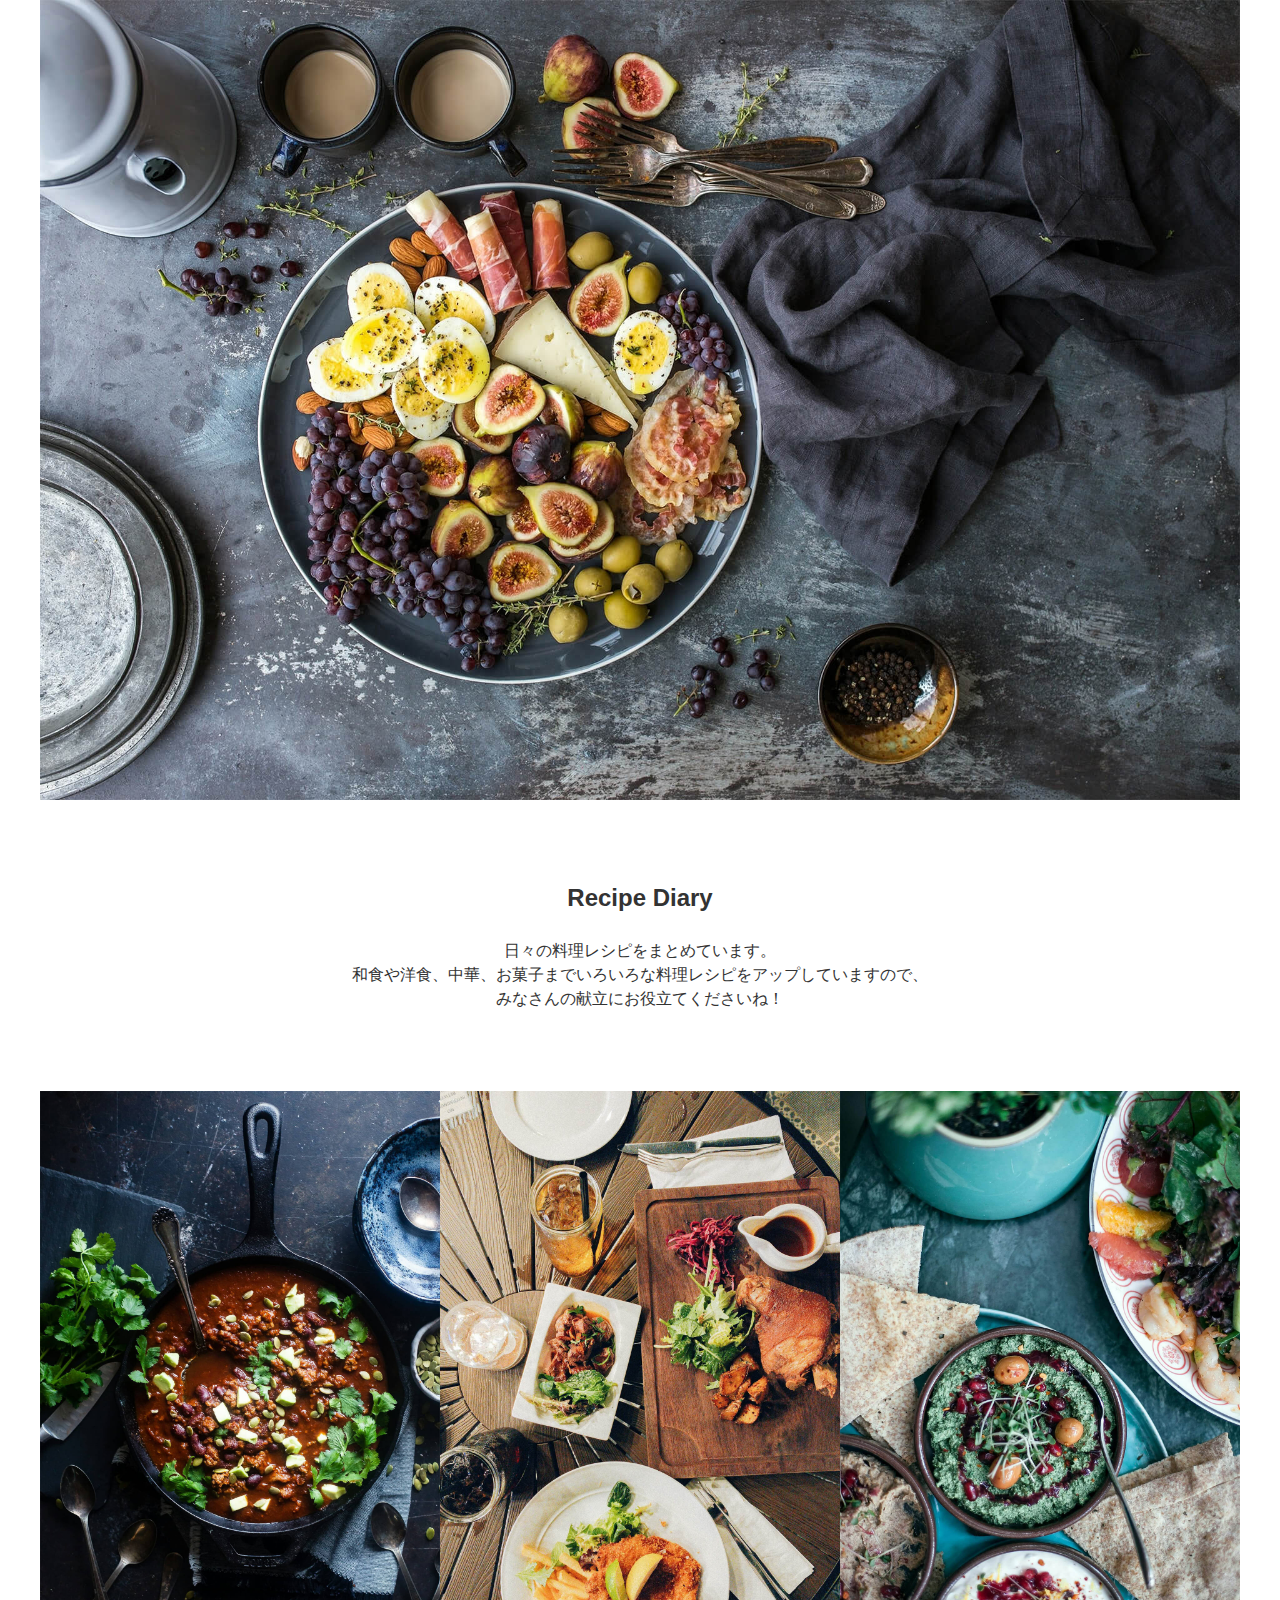
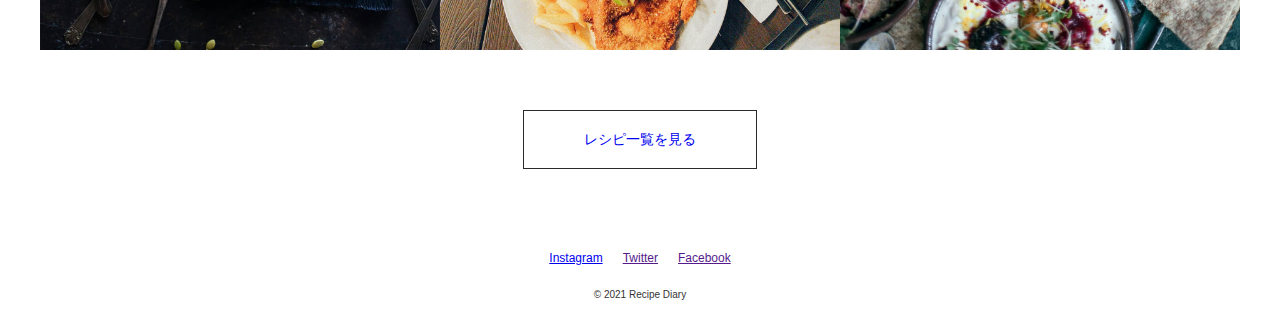
<file: index.html>
<!doctype html>
<html lang="ja">
    <head>
        <meta charset="UTF-8" />
        <meta http-equiv="X-UA-Compatible" content="IE=edge" />
        <meta name="viewport" content="width=device-width, initial-scale=1.0" />
        <title>Profile</title>
        <meta name="description" content="sample text sample text sample text sample text" />

        <link rel="stylesheet" href="./assets/css/sanitize.css" />
        <link rel="stylesheet" href="./assets/css/style.css" />
        <link rel="icon" type="image/png" sizes="32x32" href="" alt="favicon" />
    </head>
    <body>
        <div class="container">
            <header id="header"></header>
            <main>
                <div class="mainvisual">
                    <img src="./assets/images/mainvisual.jpg" alt="mainvisual" />
                </div>

                <div class="recipe_diary">
                    <h2 class="title">Recipe Diary</h2>
                    <p>
                        日々の料理レシピをまとめています。<br />
                        和食や洋食、中華、お菓子までいろいろな料理レシピをアップしていますので、<br />
                        みなさんの献立にお役立てくださいね！
                    </p>
                </div>
                <ul class="flex">
                    <li><img src="./assets/images/recipe1.jpg" alt="" /></li>
                    <li><img src="./assets/images/recipe2.jpg" alt="" /></li>
                    <li><img src="./assets/images/recipe3.jpg" alt="" /></li>
                </ul>
                <div class="text">
                    <a href="./recipe/index.html" class="btn">レシピ一覧を見る</a>
                </div>
            </main>
            <footer id="footer">
                <ul class="sns">
                    <li><a href="#">Instagram</a></li>
                    <li><a href="">Twitter</a></li>
                    <li><a href="">Facebook</a></li>
                </ul>
                <p>&copy; 2021 Recipe Diary</p>
            </footer>
        </div>
    </body>
</html>
</file>
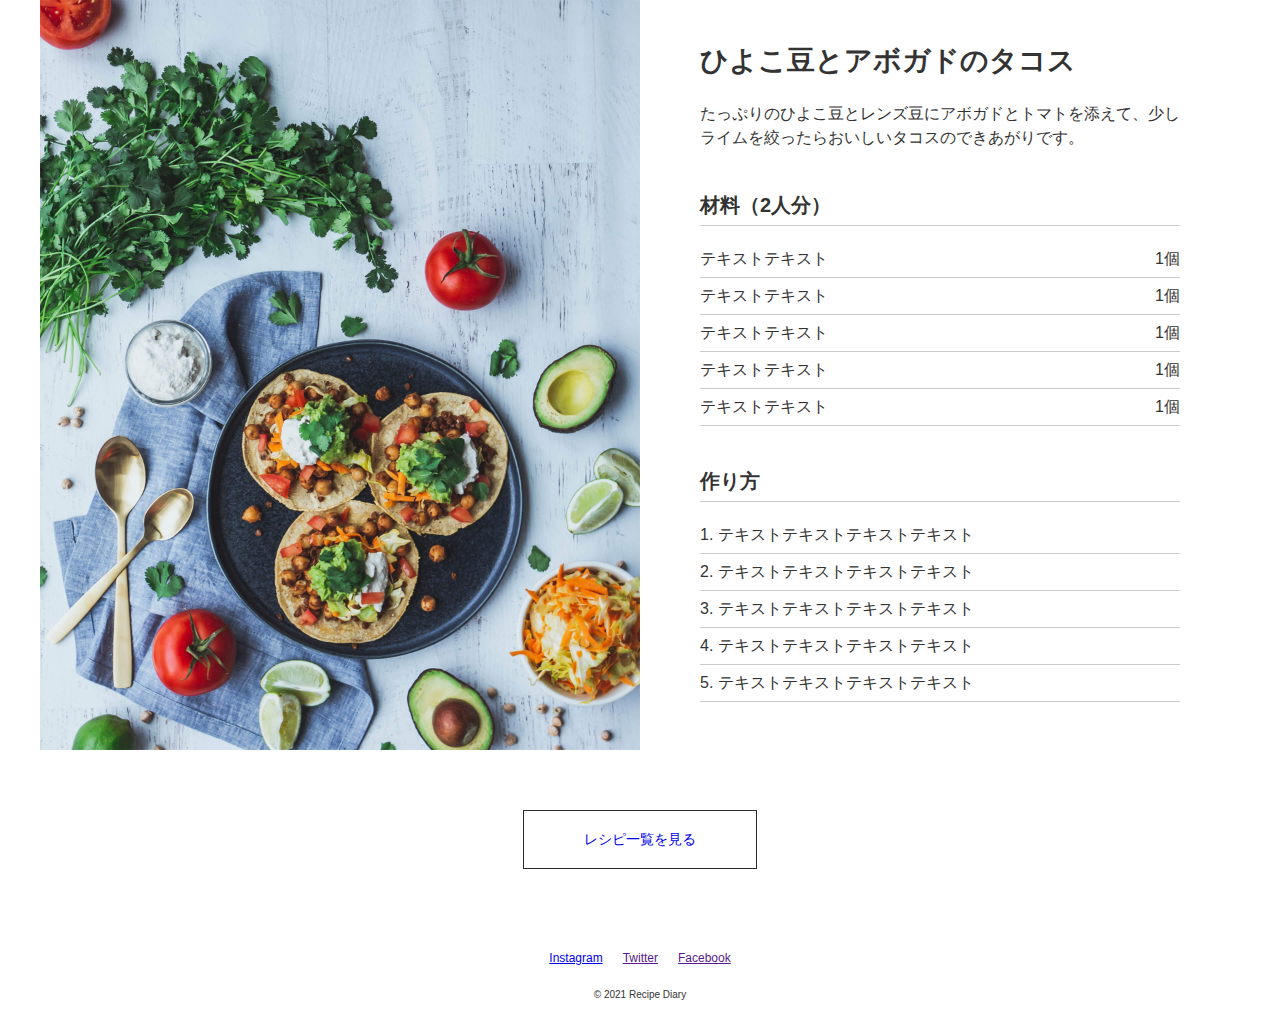
<file: recipe/index.html>
<!doctype html>
<html lang="ja">
    <head>
        <meta charset="UTF-8" />
        <meta http-equiv="X-UA-Compatible" content="IE=edge" />
        <meta name="viewport" content="width=device-width, initial-scale=1.0" />
        <title>Profile</title>
        <meta name="description" content="sample text sample text sample text sample text" />

        <link rel="stylesheet" href="../assets/css/sanitize.css" />
        <link rel="stylesheet" href="../assets/css/recipe.css" />
        <link rel="icon" type="image/png" sizes="32x32" href="" alt="favicon" />
    </head>
    <body>
        <div class="container">
            <main>
                <div class="flex">
                    <div class="image">
                        <img src="../assets/images/recipe/recipe.jpg" alt="recipe-img" />
                    </div>
                    <div class="recipe">
                        <h1 class="page-title">ひよこ豆とアボガドのタコス</h1>
                        <p>たっぷりのひよこ豆とレンズ豆にアボガドとトマトを添えて、少しライムを絞ったらおいしいタコスのできあがりです。</p>

                        <h2 class="content-title">材料（2人分）</h2>
                        <dl class="ingredient-list">
                            <dt>テキストテキスト</dt>
                            <dd>1個</dd>
                            <dt>テキストテキスト</dt>
                            <dd>1個</dd>
                            <dt>テキストテキスト</dt>
                            <dd>1個</dd>
                            <dt>テキストテキスト</dt>
                            <dd>1個</dd>
                            <dt>テキストテキスト</dt>
                            <dd>1個</dd>
                        </dl>
                        <h2 class="content-title">作り方</h2>
                        <ol class="step-list">
                            <li>テキストテキストテキストテキスト</li>
                            <li>テキストテキストテキストテキスト</li>
                            <li>テキストテキストテキストテキスト</li>
                            <li>テキストテキストテキストテキスト</li>
                            <li>テキストテキストテキストテキスト</li>
                        </ol>
                    </div>
                </div>
                <div class="text">
                    <a href="../index.html" class="btn">レシピ一覧を見る</a>
                </div>
            </main>
            <footer id="footer">
                <ul class="sns">
                    <li><a href="#">Instagram</a></li>
                    <li><a href="">Twitter</a></li>
                    <li><a href="">Facebook</a></li>
                </ul>
                <p>&copy; 2021 Recipe Diary</p>
            </footer>
        </div>
    </body>
</html>
</file>
<file: assets/css/sanitize.css>
/* Document
 * ========================================================================== */

/**
 * Add border box sizing in all browsers (opinionated).
 */

*,
::before,
::after {
  box-sizing: border-box;
}

/**
 * 1. Add text decoration inheritance in all browsers (opinionated).
 * 2. Add vertical alignment inheritance in all browsers (opinionated).
 */

::before,
::after {
  text-decoration: inherit; /* 1 */
  vertical-align: inherit; /* 2 */
}

/**
 * 1. Use the default cursor in all browsers (opinionated).
 * 2. Change the line height in all browsers (opinionated).
 * 3. Use a 4-space tab width in all browsers (opinionated).
 * 4. Remove the grey highlight on links in iOS (opinionated).
 * 5. Prevent adjustments of font size after orientation changes in
 *    IE on Windows Phone and in iOS.
 * 6. Breaks words to prevent overflow in all browsers (opinionated).
 */

html {
  cursor: default; /* 1 */
  line-height: 1.5; /* 2 */
  -moz-tab-size: 4; /* 3 */
  tab-size: 4; /* 3 */
  -webkit-tap-highlight-color: transparent /* 4 */;
  -ms-text-size-adjust: 100%; /* 5 */
  -webkit-text-size-adjust: 100%; /* 5 */
  word-break: break-word; /* 6 */
}

/* Sections
 * ========================================================================== */

/**
 * Remove the margin in all browsers (opinionated).
 */

body {
  margin: 0;
}

/**
 * Correct the font size and margin on `h1` elements within `section` and
 * `article` contexts in Chrome, Edge, Firefox, and Safari.
 */

h1 {
  font-size: 2em;
  margin: 0.67em 0;
}

/* Grouping content
 * ========================================================================== */

/**
 * Remove the margin on nested lists in Chrome, Edge, IE, and Safari.
 */

dl dl,
dl ol,
dl ul,
ol dl,
ul dl {
  margin: 0;
}

/**
 * Remove the margin on nested lists in Edge 18- and IE.
 */

ol ol,
ol ul,
ul ol,
ul ul {
  margin: 0;
}

/**
 * 1. Add the correct sizing in Firefox.
 * 2. Show the overflow in Edge 18- and IE.
 */

hr {
  height: 0; /* 1 */
  overflow: visible; /* 2 */
}

/**
 * Add the correct display in IE.
 */

main {
  display: block;
}

/**
 * Remove the list style on navigation lists in all browsers (opinionated).
 */

nav ol,
nav ul {
  list-style: none;
  padding: 0;
}

/**
 * 1. Correct the inheritance and scaling of font size in all browsers.
 * 2. Correct the odd `em` font sizing in all browsers.
 */

pre {
  font-family: monospace, monospace; /* 1 */
  font-size: 1em; /* 2 */
}

/* Text-level semantics
 * ========================================================================== */

/**
 * Remove the gray background on active links in IE 10.
 */

a {
  background-color: transparent;
}

/**
 * Add the correct text decoration in Edge 18-, IE, and Safari.
 */

abbr[title] {
  text-decoration: underline;
  text-decoration: underline dotted;
}

/**
 * Add the correct font weight in Chrome, Edge, and Safari.
 */

b,
strong {
  font-weight: bolder;
}

/**
 * 1. Correct the inheritance and scaling of font size in all browsers.
 * 2. Correct the odd `em` font sizing in all browsers.
 */

code,
kbd,
samp {
  font-family: monospace, monospace; /* 1 */
  font-size: 1em; /* 2 */
}

/**
 * Add the correct font size in all browsers.
 */

small {
  font-size: 80%;
}

/* Embedded content
 * ========================================================================== */

/*
 * Change the alignment on media elements in all browsers (opinionated).
 */

audio,
canvas,
iframe,
img,
svg,
video {
  vertical-align: middle;
}

/**
 * Add the correct display in IE 9-.
 */

audio,
video {
  display: inline-block;
}

/**
 * Add the correct display in iOS 4-7.
 */

audio:not([controls]) {
  display: none;
  height: 0;
}

/**
 * Remove the border on iframes in all browsers (opinionated).
 */

iframe {
  border-style: none;
}

/**
 * Remove the border on images within links in IE 10-.
 */

img {
  border-style: none;
}

/**
 * Change the fill color to match the text color in all browsers (opinionated).
 */

svg:not([fill]) {
  fill: currentColor;
}

/**
 * Hide the overflow in IE.
 */

svg:not(:root) {
  overflow: hidden;
}

/* Tabular data
 * ========================================================================== */

/**
 * Collapse border spacing in all browsers (opinionated).
 */

table {
  border-collapse: collapse;
}

/* Forms
 * ========================================================================== */

/**
 * Remove the margin on controls in Safari.
 */

button,
input,
select {
  margin: 0;
}

/**
 * 1. Show the overflow in IE.
 * 2. Remove the inheritance of text transform in Edge 18-, Firefox, and IE.
 */

button {
  overflow: visible; /* 1 */
  text-transform: none; /* 2 */
}

/**
 * Correct the inability to style buttons in iOS and Safari.
 */

button,
[type="button"],
[type="reset"],
[type="submit"] {
  -webkit-appearance: button;
}

/**
 * 1. Change the inconsistent appearance in all browsers (opinionated).
 * 2. Correct the padding in Firefox.
 */

fieldset {
  border: 1px solid #a0a0a0; /* 1 */
  padding: 0.35em 0.75em 0.625em; /* 2 */
}

/**
 * Show the overflow in Edge 18- and IE.
 */

input {
  overflow: visible;
}

/**
 * 1. Correct the text wrapping in Edge 18- and IE.
 * 2. Correct the color inheritance from `fieldset` elements in IE.
 */

legend {
  color: inherit; /* 2 */
  display: table; /* 1 */
  max-width: 100%; /* 1 */
  white-space: normal; /* 1 */
}

/**
 * 1. Add the correct display in Edge 18- and IE.
 * 2. Add the correct vertical alignment in Chrome, Edge, and Firefox.
 */

progress {
  display: inline-block; /* 1 */
  vertical-align: baseline; /* 2 */
}

/**
 * Remove the inheritance of text transform in Firefox.
 */

select {
  text-transform: none;
}

/**
 * 1. Remove the margin in Firefox and Safari.
 * 2. Remove the default vertical scrollbar in IE.
 * 3. Change the resize direction in all browsers (opinionated).
 */

textarea {
  margin: 0; /* 1 */
  overflow: auto; /* 2 */
  resize: vertical; /* 3 */
}

/**
 * Remove the padding in IE 10-.
 */

[type="checkbox"],
[type="radio"] {
  padding: 0;
}

/**
 * 1. Correct the odd appearance in Chrome, Edge, and Safari.
 * 2. Correct the outline style in Safari.
 */

[type="search"] {
  -webkit-appearance: textfield; /* 1 */
  outline-offset: -2px; /* 2 */
}

/**
 * Correct the cursor style of increment and decrement buttons in Safari.
 */

::-webkit-inner-spin-button,
::-webkit-outer-spin-button {
  height: auto;
}

/**
 * Correct the text style of placeholders in Chrome, Edge, and Safari.
 */

::-webkit-input-placeholder {
  color: inherit;
  opacity: 0.54;
}

/**
 * Remove the inner padding in Chrome, Edge, and Safari on macOS.
 */

::-webkit-search-decoration {
  -webkit-appearance: none;
}

/**
 * 1. Correct the inability to style upload buttons in iOS and Safari.
 * 2. Change font properties to `inherit` in Safari.
 */

::-webkit-file-upload-button {
  -webkit-appearance: button; /* 1 */
  font: inherit; /* 2 */
}

/**
 * Remove the inner border and padding of focus outlines in Firefox.
 */

::-moz-focus-inner {
  border-style: none;
  padding: 0;
}

/**
 * Restore the focus outline styles unset by the previous rule in Firefox.
 */

:-moz-focusring {
  outline: 1px dotted ButtonText;
}

/**
 * Remove the additional :invalid styles in Firefox.
 */

:-moz-ui-invalid {
  box-shadow: none;
}

/* Interactive
 * ========================================================================== */

/*
 * Add the correct display in Edge 18- and IE.
 */

details {
  display: block;
}

/*
 * Add the correct styles in Edge 18-, IE, and Safari.
 */

dialog {
  background-color: white;
  border: solid;
  color: black;
  display: block;
  height: -moz-fit-content;
  height: -webkit-fit-content;
  height: fit-content;
  left: 0;
  margin: auto;
  padding: 1em;
  position: absolute;
  right: 0;
  width: -moz-fit-content;
  width: -webkit-fit-content;
  width: fit-content;
}

dialog:not([open]) {
  display: none;
}

/*
 * Add the correct display in all browsers.
 */

summary {
  display: list-item;
}

/* Scripting
 * ========================================================================== */

/**
 * Add the correct display in IE 9-.
 */

canvas {
  display: inline-block;
}

/**
 * Add the correct display in IE.
 */

template {
  display: none;
}

/* User interaction
 * ========================================================================== */

/*
 * 1. Remove the tapping delay in IE 10.
 * 2. Remove the tapping delay on clickable elements
      in all browsers (opinionated).
 */

a,
area,
button,
input,
label,
select,
summary,
textarea,
[tabindex] {
  -ms-touch-action: manipulation; /* 1 */
  touch-action: manipulation; /* 2 */
}

/**
 * Add the correct display in IE 10-.
 */

[hidden] {
  display: none;
}

/* Accessibility
 * ========================================================================== */

/**
 * Change the cursor on busy elements in all browsers (opinionated).
 */

[aria-busy="true"] {
  cursor: progress;
}

/*
 * Change the cursor on control elements in all browsers (opinionated).
 */

[aria-controls] {
  cursor: pointer;
}

/*
 * Change the cursor on disabled, not-editable, or otherwise
 * inoperable elements in all browsers (opinionated).
 */

[aria-disabled="true"],
[disabled] {
  cursor: not-allowed;
}

/*
 * Change the display on visually hidden accessible elements
 * in all browsers (opinionated).
 */

[aria-hidden="false"][hidden] {
  display: initial;
}

[aria-hidden="false"][hidden]:not(:focus) {
  clip: rect(0, 0, 0, 0);
  position: absolute;
}
</file>
<file: assets/css/style.css>
@charset "utf-8";
* {
    margin: 0;
    padding: 0;
    list-style: none;
    box-sizing: border-box; /* width: 100% にpadding・margin・線などを含める、という設定 */
    caret-color: transparent; /* 縦棒（キャレット）の非表示 */
}

html {
    /* Chrome, Safari, Edge, Opera 用 */
    &::-webkit-scrollbar {
        display: none;
        /* Firefox 用 */
        scrollbar-width: none;
        /* IE, Edge (旧) 用 */
        -ms-overflow-style: none;
    }
    /* 画面スクロールをゆっくりにする */
    scroll-behavior: smooth;
}
/* //Base style */
body {
    /* background-color: #f00; */
    color: #333;
    font-family: 'メイリオ', 'arial', sans-serif;
    margin: 0 auto;

    /* macOS / iOS Safari 用：文字を滑らかに */
    -webkit-font-smoothing: antialiased;
    /* Firefox 用：同様の効果 */
    -moz-osx-font-smoothing: grayscale;
    /* font-size: 16px; */
}
h1,
h2,
h3,
h4,
h5,
h6 {
    margin: 0;
    padding: 0;
}
.dummy {
    height: 103px;
    height: 52px;
}
img {
    width: 100%;
    /* max-width: 1920px; */
    /* vertical-align: middle; */
}
.container {
    max-width: 1200px;
    margin: 0 auto;
}
.inner {
    /* max-width: 600px; */
    margin: 0 auto;
}

a {
    cursor: pointer;
    /* transition: all 0.3s; */
}

@media screen and (max-width: 768px) {
    body {
        /* text-align: center; */
    }
}

/* //Base style */

/* header */
#header {
}

/* //header */

/* mainvisual */
.mainvisual {
}
.mainvisual img {
    min-width: 50%;
    min-height: calc(1280px / 4);
    object-fit: cover;
}
/* //mainvisual */

/* recipe_diary */
.recipe_diary {
    margin-top: 80px;
    text-align: center;
}
.recipe_diary p {
    margin-top: 23px;
}
/* //recipe_diary */

/* flex */
ul.flex {
    margin-top: 80px;
    display: flex;
}
ul.flex img {
    min-height: calc(1790px / 7);
    object-fit: cover;
}
@media screen and (max-width: 480px) {
    ul.flex {
        margin-top: 80px;
        display: flex;
        flex-direction: column;
    }
    ul.flex img {
        height: calc(1790px / 5);
        /* height: calc(1790px * 1920px * 100vw); */
    object-fit: cover;
}
}
/* flex */

/* text */
.text {
    margin-top: 60px;
    text-align: center;
}
.text .btn {
    display: inline-block;
    border: 1px solid #2b2a27;
    font-size: 0.875rem;
    padding: 18px 60px;
    text-decoration: none;
}

/* //text */

/* footer */
#footer {
    margin-top: 80px;
}
#footer ul {
    display: flex;
    gap: 20px;
    justify-content: center;
}
#footer ul li {
    /* background-color: #f99; */
    font-size: 0.75rem;
}
#footer p {
    /* background-color: #f00; */
    font-size: 0.625rem;
    text-align: center;
    padding: 20px 0;
}
/* //footer */

@media screen and (max-width: 768px) {
}

/*
last-child と last-of-type の違いは？

html
<div>
  <p>1番目</p>
  <p>2番目</p>
  <span>最後はスパン</span>
</div>

css
p:last-child { color: red; }  ⚠️反映されません
理由: 最後の要素は <span> であり、<p> ではないからです。

:last-child （最後の子要素）
親要素の中にある一番最後の要素が、指定した条件と一致する場合のみ適用されます。


css
p:last-of-type { color: red; } ✅「2番目」が赤くなります
理由: <span> が最後にいても関係なく、<p> の中で最後にあるものを探してくれるからです。

:last-of-type （その種類の中での最後）
親要素の中で、そのタグ（要素型）の中で一番最後にあるものに適用されます




display: flex; と flex-wrap: wrap; の組み合わせは、
「要素を横に並べつつ、入り切らなくなったら自動で改行させる」ための鉄板設定です。

css
.container {
 display:   flex;    横並びにする
 flex-wrap: wrap;    折り返しを許可する
 gap:       10px;    アイテム同士の隙間
}





*/
</file>
<file: assets/css/recipe.css>
@charset "utf-8";
* {
    margin: 0;
    padding: 0;
    list-style: none;
    box-sizing: border-box; /* width: 100% にpadding・margin・線などを含める、という設定 */
    caret-color: transparent; /* 縦棒（キャレット）の非表示 */
}

html {
    /* Chrome, Safari, Edge, Opera 用 */
    &::-webkit-scrollbar {
        display: none;
        /* Firefox 用 */
        scrollbar-width: none;
        /* IE, Edge (旧) 用 */
        -ms-overflow-style: none;
    }
    /* 画面スクロールをゆっくりにする */
    scroll-behavior: smooth;
}
/* //Base style */
body {
    /* background-color: #f00; */
    color: #333;
    font-family: 'メイリオ', 'arial', sans-serif;
    margin: 0 auto;

    /* macOS / iOS Safari 用：文字を滑らかに */
    -webkit-font-smoothing: antialiased;
    /* Firefox 用：同様の効果 */
    -moz-osx-font-smoothing: grayscale;
    /* font-size: 16px; */
}
h1,
h2,
h3,
h4,
h5,
h6 {
    margin: 0;
    padding: 0;
}
.dummy {
    height: 103px;
    height: 52px;
}
img {
    width: 100%;
    /* vertical-align: middle; */
}
.container {
    max-width: 1200px;
    margin: 0 auto;
}
.inner {
    /* max-width: 600px; */
    margin: 0 auto;
}
.section-title {
    /* font-size: 1.125rem; */
    /* font-weight: bold; */
    /* margin-bottom: 10px; */
}
a {
    cursor: pointer;
    /* transition: all 0.3s; */
}

@media screen and (max-width: 768px) {
    body {
        /* text-align: center; */
    }
}

/* //Base style */

/* figure */
.flex {
    display: flex;
}
.recipe {
    padding: 40px clamp(10px, 5%, 60px) 0;
    text-align: justify;
    /* background-color: #f00; */
}
.image {
    /* max-width: 600px;
    margin-right: 60px; */
}
.flex .image {
    width: 50%;
}
.image img {
    width: 50vw;
    max-width: 600px;
    /* min-width: 375px;
    min-height: calc(2250px / 5);
    object-fit: cover; */
}
.page-title{
    font-size: 1.75rem;
    margin-bottom: 20px;
}
.flex .recipe .content-title {
    font-size: 1.25rem;
    border-bottom: 1px solid #ccc;
    margin: 40px 0 15px 0;
    padding-bottom: 5px;
}
.flex .recipe .ingredient-list {
    display: flex;
    flex-wrap: wrap;
}

.flex .recipe .ingredient-list dt {
    width: 85%;
    padding: 6px 0;
    border-bottom: 1px solid #ccc;
}
.flex .recipe .ingredient-list dd {
    width: 15%;
    padding: 6px 0;
    border-bottom: 1px solid #ccc;
    text-align: right;
}
.flex .recipe .step-list li {
    padding: 6px 0;
    border-bottom: 1px solid #ccc;
    list-style: decimal;
list-style-position: inside;
}

@media screen and (max-width: 768px) {
    .flex {
        display: block;
        text-align: center;
    }
    .image {
        /* max-width: 600px;
    margin-right: 60px; */
    }
    .flex .image {
        width: 100%;
    }
    .image img {
        width: 100vw;
        /* max-width: 600px;
    min-width: 375px;
    min-height: calc(2250px / 5);
    object-fit: cover; */
    }
}

/* //figure */

/* text */
.text {
    margin-top: 60px;
    text-align: center;
}
.text .btn {
    display: inline-block;
    border: 1px solid #2b2a27;
    font-size: 0.875rem;
    padding: 18px 60px;
    text-decoration: none;
}
/* //text */

/* footer */
#footer {
    margin-top: 80px;
}
#footer ul {
    display: flex;
    gap: 20px;
    justify-content: center;
}
#footer ul li {
    /* background-color: #f99; */
    font-size: 0.75rem;
}
#footer p {
    /* background-color: #f00; */
    font-size: 0.625rem;
    text-align: center;
    padding: 20px 0;
}
/* //footer */

@media screen and (max-width: 768px) {
}

/*
last-child と last-of-type の違いは？

html
<div>
  <p>1番目</p>
  <p>2番目</p>
  <span>最後はスパン</span>
</div>

css
p:last-child { color: red; }  ⚠️反映されません
理由: 最後の要素は <span> であり、<p> ではないからです。

:last-child （最後の子要素）
親要素の中にある一番最後の要素が、指定した条件と一致する場合のみ適用されます。


css
p:last-of-type { color: red; } ✅「2番目」が赤くなります
理由: <span> が最後にいても関係なく、<p> の中で最後にあるものを探してくれるからです。

:last-of-type （その種類の中での最後）
親要素の中で、そのタグ（要素型）の中で一番最後にあるものに適用されます




display: flex; と flex-wrap: wrap; の組み合わせは、
「要素を横に並べつつ、入り切らなくなったら自動で改行させる」ための鉄板設定です。

css
.container {
 display:   flex;    横並びにする
 flex-wrap: wrap;    折り返しを許可する
 gap:       10px;    アイテム同士の隙間
}

リストの先頭の記号や番号の領域を設定
デフォルトでは領域の「外側」だが、「内側」に入れることで、テキストと一緒に中央へ移動さる。
list-style: decimal;
list-style-position: inside;



*/
</file>
